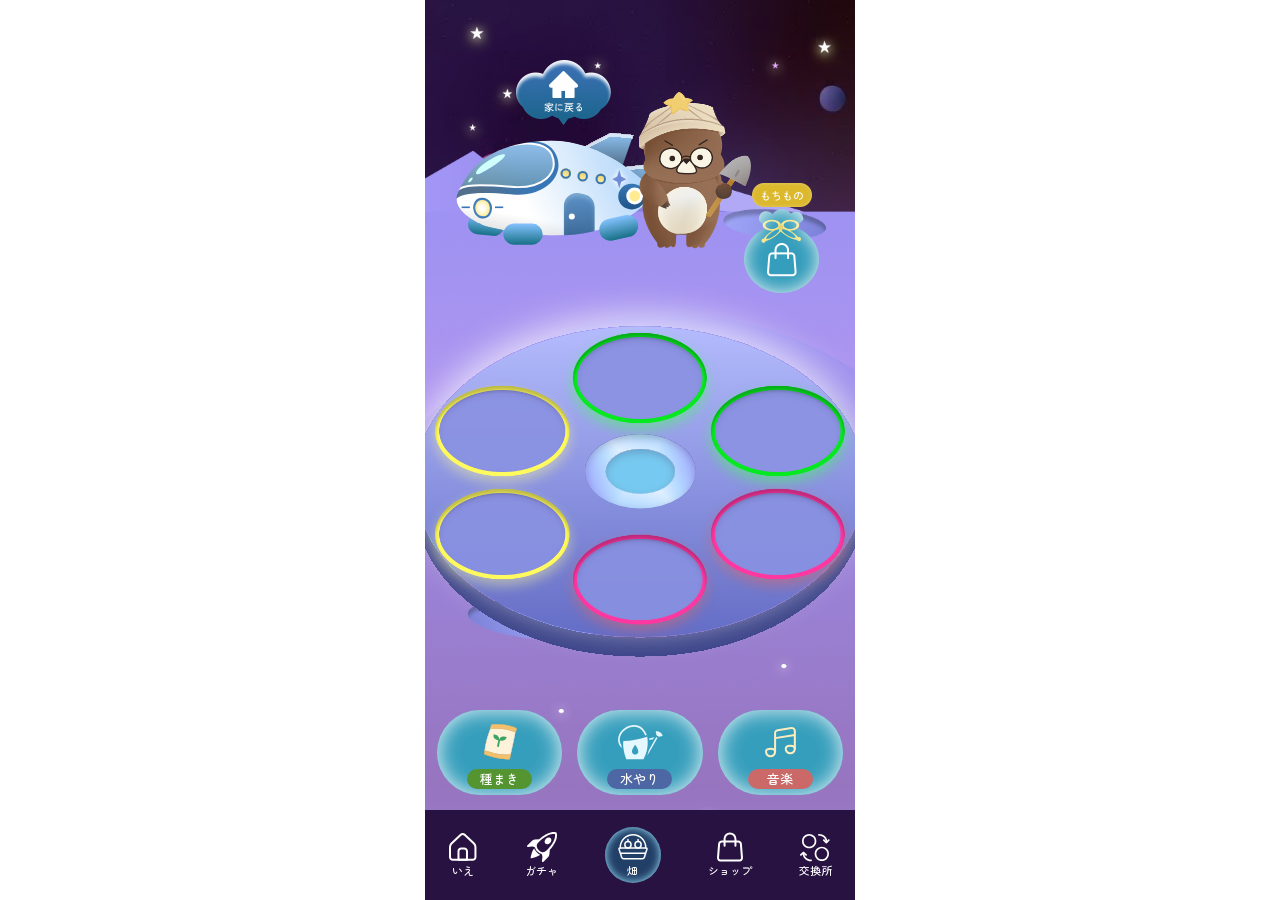
<file: index.html>
<!DOCTYPE html>
<html lang="en">
<head>
    <meta charset="UTF-8">
    <meta name="viewport" content="width=device-width, initial-scale=1.0">

    <!-- Google font -->
    <link rel="preconnect" href="https://fonts.googleapis.com">
    <link rel="preconnect" href="https://fonts.gstatic.com" crossorigin>
    <link href="https://fonts.googleapis.com/css2?family=Zen+Maru+Gothic:wght@300;400;500;700;900&display=swap" rel="stylesheet">

    <!-- 各ファイル -->
    <link rel="stylesheet" href="css/ress.css">
    <link rel="stylesheet" href="css/index.css">

    <title>farm</title>
</head>
<body>
    <div class="contain">

        <div class="content">

            <div class="topWrap">
                <!-- 家 -->
                <div class="homeWrap">
                    <a href="#">
                        <img src="img/homeBtn.png" alt="家に戻る" class="homeBtn">
                        <img src="img/house.svg" alt="お家" class="homeImg">
                    </a>
                </div>
                <!-- キャラ -->
                <div>
                    <img src="img/guideChara.png" alt="" class="guideChara">
                </div>
                <!-- 持ち物 -->
                <div>
                    <a href="#"><img src="img/itemBtn.png" alt="" class="itemBtn"></a>
                </div>
            </div>

            <!-- 畑 -->
            <div class="farmWrap">
                <div class="farmContent">
                    <img src="img/farmBase.svg" alt="">

                    <button type="button" class="plant level-top" aria-label="畑1">
                        <img src="img/levelA.png" alt="">
                    </button>

                    <button type="button" class="plant level-right-top" aria-label="畑2">
                        <img src="img/levelA.png" alt="">
                    </button>

                    <button type="button" class="plant level-right-bottom" aria-label="畑3">
                        <img src="img/levelSR.png" alt="">
                    </button>

                    <button type="button" class="plant level-bottom" aria-label="畑4">
                        <img src="img/levelSR.png" alt="">
                    </button>

                    <button type="button" class="plant level-left-bottom" aria-label="畑5">
                        <img src="img/levelSSR.png" alt="">
                    </button>

                    <button type="button" class="plant level-left-top" aria-label="畑6">
                        <img src="img/levelSSR.png" alt="">
                    </button>
                </div>
            </div>

            <!-- ボタン各種 -->
            <div class="btnWrap">
                <div class="btn seed">
                    <a href="#">
                        <img src="img/seed.svg" alt="" class="seed">
                        <p>種まき</p>
                    </a>
                </div>
                <div class="btn water">
                    <a href="#">
                        <img src="img/water.svg" alt="" class="water">
                        <p>水やり</p>
                    </a>
                </div>
                <div class="btn music">
                    <a href="#">
                        <img src="img/music.svg" alt="" class="music">
                        <p>音楽</p>
                    </a>
                </div>
            </div>


            <!-- ナビゲーション -->
            <div class="nav">
                <div class="navLink">
                    <a href="#">
                        <img src="img/home.svg" alt="">
                        <p>いえ</p>
                    </a>
                </div>
                <div class="navLink">
                    <a href="#">
                        <img src="img/gatya.svg" alt="">
                        <p>ガチャ</p>
                    </a>
                </div>
                <div class="navLink navActive">
                    <a href="index.html">
                        <img src="img/farm.svg" alt="">
                        <p>畑</p>
                    </a>
                </div>
                <div class="navLink">
                    <a href="">
                        <img src="img/shop.svg" alt="">
                        <p>ショップ</p>
                    </a>
                </div>
                <div class="navLink">
                    <a href="">
                        <img src="img/exchange.svg" alt="">
                        <p>交換所</p>
                    </a>
                </div>
            </div>
        </div>



    </div>
</body>
</html>
</file>
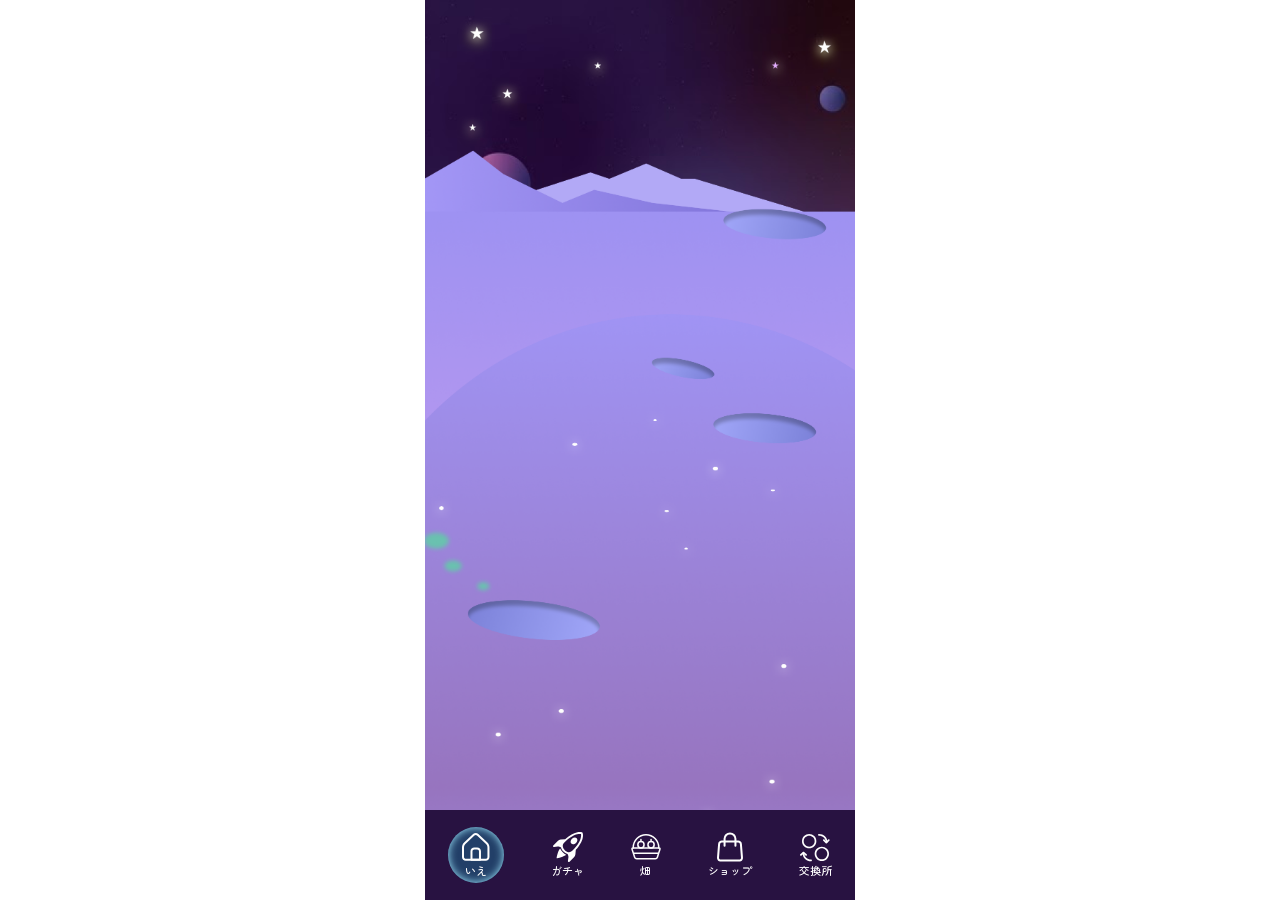
<file: home.html>
<!DOCTYPE html>
<html lang="ja">
<head>
    <meta charset="UTF-8">
    <meta name="viewport" content="width=device-width, initial-scale=1.0">

    <!-- Google font -->
    <link rel="preconnect" href="https://fonts.googleapis.com">
    <link rel="preconnect" href="https://fonts.gstatic.com" crossorigin>
    <link href="https://fonts.googleapis.com/css2?family=Zen+Maru+Gothic:wght@300;400;500;700;900&display=swap" rel="stylesheet">

    <!-- 各ファイル -->
    <link rel="stylesheet" href="css/ress.css">
    <link rel="stylesheet" href="css/home.css">

    <title>home</title>
</head>
<body>
    <div class="contain">

        <div class="content">

            <!-- ナビゲーション -->
            <div class="nav">
                <div class="navLink navActive">
                    <a href="#">
                        <img src="img/home.svg" alt="">
                        <p>いえ</p>
                    </a>
                </div>
                <div class="navLink">
                    <a href="#">
                        <img src="img/gatya.svg" alt="">
                        <p>ガチャ</p>
                    </a>
                </div>
                <div class="navLink">
                    <a href="">
                        <img src="img/farm.svg" alt="">
                        <p>畑</p>
                    </a>
                </div>
                <div class="navLink">
                    <a href="">
                        <img src="img/shop.svg" alt="">
                        <p>ショップ</p>
                    </a>
                </div>
                <div class="navLink">
                    <a href="">
                        <img src="img/exchange.svg" alt="">
                        <p>交換所</p>
                    </a>
                </div>
            </div>
        </div>



    </div>
</body>
</html>
</file>
<file: css/ress.css>
/* resset.dev • v5.0.2 */

/* # =================================================================
   # Global selectors
   # ================================================================= */

html {
  box-sizing: border-box;
  -webkit-text-size-adjust: 100%; /* Prevent adjustments of font size after orientation changes in iOS */
  word-break: normal;
  -moz-tab-size: 4;
  tab-size: 4;
}

*,
::before,
::after {
  background-repeat: no-repeat; /* Set `background-repeat: no-repeat` to all elements and pseudo elements */
  box-sizing: inherit;
}

::before,
::after {
  text-decoration: inherit; /* Inherit text-decoration and vertical align to ::before and ::after pseudo elements */
  vertical-align: inherit;
}

* {
  padding: 0; /* Reset `padding` and `margin` of all elements */
  margin: 0;
}

/* # =================================================================
   # General elements
   # ================================================================= */

hr {
  overflow: visible; /* Show the overflow in Edge and IE */
  height: 0; /* Add the correct box sizing in Firefox */
  color: inherit; /* Correct border color in Firefox. */
}

details,
main {
  display: block; /* Render the `main` element consistently in IE. */
}

summary {
  display: list-item; /* Add the correct display in all browsers */
}

small {
  font-size: 80%; /* Set font-size to 80% in `small` elements */
}

[hidden] {
  display: none; /* Add the correct display in IE */
}

abbr[title] {
  border-bottom: none; /* Remove the bottom border in Chrome 57 */
  /* Add the correct text decoration in Chrome, Edge, IE, Opera, and Safari */
  text-decoration: underline;
  text-decoration: underline dotted;
}

a {
  background-color: transparent; /* Remove the gray background on active links in IE 10 */
}

a:active,
a:hover {
  outline-width: 0; /* Remove the outline when hovering in all browsers */
}

code,
kbd,
pre,
samp {
  font-family: monospace, monospace; /* Specify the font family of code elements */
}

pre {
  font-size: 1em; /* Correct the odd `em` font sizing in all browsers */
}

b,
strong {
  font-weight: bolder; /* Add the correct font weight in Chrome, Edge, and Safari */
}

/* https://gist.github.com/unruthless/413930 */
sub,
sup {
  font-size: 75%;
  line-height: 0;
  position: relative;
  vertical-align: baseline;
}

sub {
  bottom: -0.25em;
}

sup {
  top: -0.5em;
}

table {
  border-color: inherit; /* Correct border color in all Chrome, Edge, and Safari. */
  text-indent: 0; /* Remove text indentation in Chrome, Edge, and Safari */
}

iframe {
  border-style: none;
}

/* # =================================================================
   # Forms
   # ================================================================= */

input {
  border-radius: 0;
}

[type='number']::-webkit-inner-spin-button,
[type='number']::-webkit-outer-spin-button {
  height: auto; /* Correct the cursor style of increment and decrement buttons in Chrome */
}

[type='search'] {
  -webkit-appearance: textfield; /* Correct the odd appearance in Chrome and Safari */
  outline-offset: -2px; /* Correct the outline style in Safari */
}

[type='search']::-webkit-search-decoration {
  -webkit-appearance: none; /* Remove the inner padding in Chrome and Safari on macOS */
}

textarea {
  overflow: auto; /* Internet Explorer 11+ */
  resize: vertical; /* Specify textarea resizability */
}

button,
input,
optgroup,
select,
textarea {
  font: inherit; /* Specify font inheritance of form elements */
}

optgroup {
  font-weight: bold; /* Restore the font weight unset by the previous rule */
}

button {
  overflow: visible; /* Address `overflow` set to `hidden` in IE 8/9/10/11 */
}

button,
select {
  text-transform: none; /* Firefox 40+, Internet Explorer 11- */
}

/* Apply cursor pointer to button elements */
button,
[type='button'],
[type='reset'],
[type='submit'],
[role='button'] {
  cursor: pointer;
}

/* Remove inner padding and border in Firefox 4+ */
button::-moz-focus-inner,
[type='button']::-moz-focus-inner,
[type='reset']::-moz-focus-inner,
[type='submit']::-moz-focus-inner {
  border-style: none;
  padding: 0;
}

/* Replace focus style removed in the border reset above */
button:-moz-focusring,
[type='button']::-moz-focus-inner,
[type='reset']::-moz-focus-inner,
[type='submit']::-moz-focus-inner {
  outline: 1px dotted ButtonText;
}

button,
html [type='button'], /* Prevent a WebKit bug where (2) destroys native `audio` and `video`controls in Android 4 */
[type='reset'],
[type='submit'] {
  -webkit-appearance: button; /* Correct the inability to style clickable types in iOS */
}

/* Remove the default button styling in all browsers */
button,
input,
select,
textarea {
  background-color: transparent;
  border-style: none;
}

a:focus,
button:focus,
input:focus,
select:focus,
textarea:focus {
  outline-width: 0;
}

/* Style select like a standard input */
select {
  -moz-appearance: none; /* Firefox 36+ */
  -webkit-appearance: none; /* Chrome 41+ */
}

select::-ms-expand {
  display: none; /* Internet Explorer 11+ */
}

select::-ms-value {
  color: currentColor; /* Internet Explorer 11+ */
}

legend {
  border: 0; /* Correct `color` not being inherited in IE 8/9/10/11 */
  color: inherit; /* Correct the color inheritance from `fieldset` elements in IE */
  display: table; /* Correct the text wrapping in Edge and IE */
  max-width: 100%; /* Correct the text wrapping in Edge and IE */
  white-space: normal; /* Correct the text wrapping in Edge and IE */
  max-width: 100%; /* Correct the text wrapping in Edge 18- and IE */
}

::-webkit-file-upload-button {
  /* Correct the inability to style clickable types in iOS and Safari */
  -webkit-appearance: button;
  color: inherit;
  font: inherit; /* Change font properties to `inherit` in Chrome and Safari */
}

/* Replace pointer cursor in disabled elements */
[disabled] {
  cursor: default;
}

/* # =================================================================
   # Specify media element style
   # ================================================================= */

img {
  border-style: none; /* Remove border when inside `a` element in IE 8/9/10 */
}

/* Add the correct vertical alignment in Chrome, Firefox, and Opera */
progress {
  vertical-align: baseline;
}

/* # =================================================================
   # Accessibility
   # ================================================================= */

/* Specify the progress cursor of updating elements */
[aria-busy='true'] {
  cursor: progress;
}

/* Specify the pointer cursor of trigger elements */
[aria-controls] {
  cursor: pointer;
}

/* Specify the unstyled cursor of disabled, not-editable, or otherwise inoperable elements */
[aria-disabled='true'] {
  cursor: default;
}
</file>
<file: css/index.css>
/* ページ共通 */
:root{
    --navBg: #281241;
    --mainTxt: #FEFEFE;

    --mainFont: "Zen Maru Gothic", sans-serif;
    --mainWeight: 500;
    --font: 1.3rem;
    --mainFz: 1.1rem;
}

html{
    font-size: 62.5%;

    scroll-behavior: smooth;
}
a{
    text-decoration: none;
}
li{
    list-style: none;
}

/* body{
    background: #B2A9F6;
} */


/* @media screen and (max-width: 767px) {
    body {
        font-size: 14px;
    }
    img {
        max-width: 100%;
        height: auto;
    }
 */

@media (min-height: 780px) {
    .content {
        justify-content: flex-start; 
        gap: 5px;
    }

    .farmContent {
        /* margin-top: 5px; */
    }

    .btnWrap {
        margin-top: auto;
    }
}

.contain{
    width: 100%;
    max-width: 430px;  
    min-height: 100dvh;
    margin: 0 auto;
    overflow-x: hidden;
    /* min-width: 380px; */
    /* background-color: #9877C2; */
}

.content{
    background: url(../img/background.png) no-repeat 50% 25% / cover;
    height: 100vh;
    /* align-items: center; */
    display: flex;
    flex-direction: column;
    justify-content: space-between;
    /* padding-top: 70px; */
    padding-bottom: 105px;

    /* index */
    padding-top: 60px;
    /* margin-bottom: 130px; */
}

/* .farmTopWrap{
    display: flex;
    flex-direction: column;
} */

/* トップ */
.topWrap{
    display: flex;
    justify-content: center;
    align-items: flex-end;
    padding: 0 15px;
    position: relative;
}

/* 家 */
.homeWrap{
    /* align-items: 40%; */
    a{
        display: flex;
        flex-direction: column;
        align-items: center;
        justify-content: center;
        gap: 8px;
        position: relative;
        z-index: 1;

    }
}
.homeBtn{
    width: 95px;
    height: 65px;
}
.homeImg{
    width: 220px;
    height: auto;
}

/* キャラクター */
.guideChara{
    height: 165px;
    margin-left: -35px;
    margin-bottom: -14px;
    position: relative;
    z-index: 2;
}

/* 持ち物 */
.itemBtn{
    width: 75px;
    /* margin-left: -15px; */
    margin-left: -10%;
    margin-bottom: -50px;
    position: relative;
}

/* 畑 */
.farmWrap{
    /* position: relative; */
    /* flex: 1; */
    display: flex;
    align-items: center;
    justify-content: center;
    min-height: 0;
}
.farmContent{
    /* position: absolute;
    bottom: -200px;
    left: 50%;
    transform: translateX(-50%); */
    position: relative;
    display: flex;
    align-items: center;
    justify-content: center;
    width: 100%;
    /* margin-top: 24px; */
    /* height: 40%; */
    img{
        width: min(520px, 185%);
        height: auto;
        /* width: 120%; */
        /* width: 520px; */
        /* height: 380px; */
        /* width: 80%; */
    }
}

/* 畑ボタン */
.plant {
    position: absolute;
    width: 38%;
    transform: translate(-50%, -50%);
    background: transparent;
    border: none;
    padding: 0;
    cursor: pointer;
    display: flex;
    align-items: center;
    justify-content: center;
}
.plant img {
    width: 100%;
    height: auto;
    display: block;
    pointer-events: none;
}

.plant:active {
    transform: translate(-50%, -50%) scale(0.95);
}

/* 畑ボタン位置調整 */
.level-top {
    top: 27%;
    left: 50%;
}
.level-right-top {
    top: 41%;
    left: 82%;
}
.level-right-bottom {
    top: 68%;
    left: 82%;
}
.level-bottom {
    top: 80%;
    left: 50%;
}
.level-left-bottom {
    top: 68%;
    left: 18%;
}
.level-left-top {
    top: 41%;
    left: 18%;
}

/* ボタン各種 */
.btnWrap{
    /* display: block;
    display: flex;
    justify-content: center;
    align-items: center;
    gap: 15px;
    position: fixed;
    bottom: 110px;
    left: 50%;
    transform: translateX(-50%);
    width: min(100%, 430px); */
    display: flex;
    justify-content: center;
    align-items: center;
    gap: 15px;
    width: 100%;
    padding: 0 12px;
    margin-top: 12px;
    z-index: 10;
}
.btn{
    /* width: 120px; */
    /* width: 35%;
    height: 85px;
    display: flex;
    flex-direction: column;
    justify-content: center;
    align-items: center;
    border-radius: 90px;
    background: #359EBC;
    box-shadow: 0 0 21.1px 0 rgba(255, 255, 255, 0.90) inset; */
    width: 35%;
    max-width: 130px;
    height: 85px;
    display: flex;
    flex-direction: column;
    justify-content: center;
    align-items: center;
    border-radius: 90px;
    background: #359EBC;
    box-shadow: 0 0 21.1px 0 rgba(255, 255, 255, 0.90) inset;
    text-align: center;
    a > img{
        /* width: 60%; */
        height: 50px;
    }
    p{
        font-family: var(--mainFont);
        font-weight: var(--mainWeight);
        font-size: var(--font);
        color: var(--mainTxt);
        border-radius: 20px;
        text-align: center;
        /* background: #000; */
        width: 65px;
        height: 20px;
    }
}
.seed{
    p{
        background: #549431;
    }
}
.water{
    p{
        background: #4D67A4;
    }
}
.music{
    p{
        background: #CB6969;
    }
}


/* ナビゲーション */
.nav{
    /* position: fixed;
    bottom: 0;
    display: flex;
    justify-content: space-around;
    align-items: center;
    background: var(--navBg);
    width: 100%;
    height: 90px;
    max-width: 430px;  
    min-width: 380px; */
    position: fixed;
    bottom: 0;
    left: 50%;
    transform: translateX(-50%);
    display: flex;
    justify-content: space-around;
    align-items: center;
    background: var(--navBg);
    width: 100%;
    height: 90px;
    max-width: 430px;
    z-index: 20;
}
.navLink{
    a{
        display: flex;
        flex-direction: column;
        align-items: center;
        color: var(--mainTxt);
        font-size: var(--mainFz);
        font-family: var(--mainFont);
        font-weight: 500;
    }
}
.navActive{
    width: 56px;
    height: 56px;
    border-radius: 100%;
    background: #223F68;
    box-shadow: 0 0 8.7px 0 #A0EAFF inset;
    display: flex;
    align-items: center;
    justify-content: center;
}
</file>
<file: css/home.css>
:root{
    --navBg: #281241;
    --mainTxt: #FEFEFE;

    --mainFont: "Zen Maru Gothic", sans-serif;
    --mainFz: 1.1rem;
}

html{
    font-size: 62.5%;
}
a{
    text-decoration: none;
}
li{
    list-style: none;
}

.contain{
    width: 100%;
    max-width: 430px;  
    min-width: 380px;
    min-height: 100vh;
    margin: 0 auto;
    overflow: hidden;
}

.content{
    background: url(../img/background.png) no-repeat 50% 25% / cover;
    height: 100vh;
}



/* ナビゲーション */
.nav{
    position: fixed;
    bottom: 0;
    display: flex;
    justify-content: space-around;
    align-items: center;
    background: var(--navBg);
    width: 100%;
    height: 90px;
    max-width: 430px;  
    min-width: 380px;
}
.navLink{
    a{
        display: flex;
        flex-direction: column;
        align-items: center;
        color: var(--mainTxt);
        font-size: var(--mainFz);
        font-family: var(--mainFont);
        font-weight: 500;
    }
}
.navActive{
    width: 56px;
    height: 56px;
    border-radius: 100%;
    background: #223F68;
    box-shadow: 0 0 8.7px 0 #A0EAFF inset;
    display: flex;
    align-items: center;
    justify-content: center;
}
</file>
